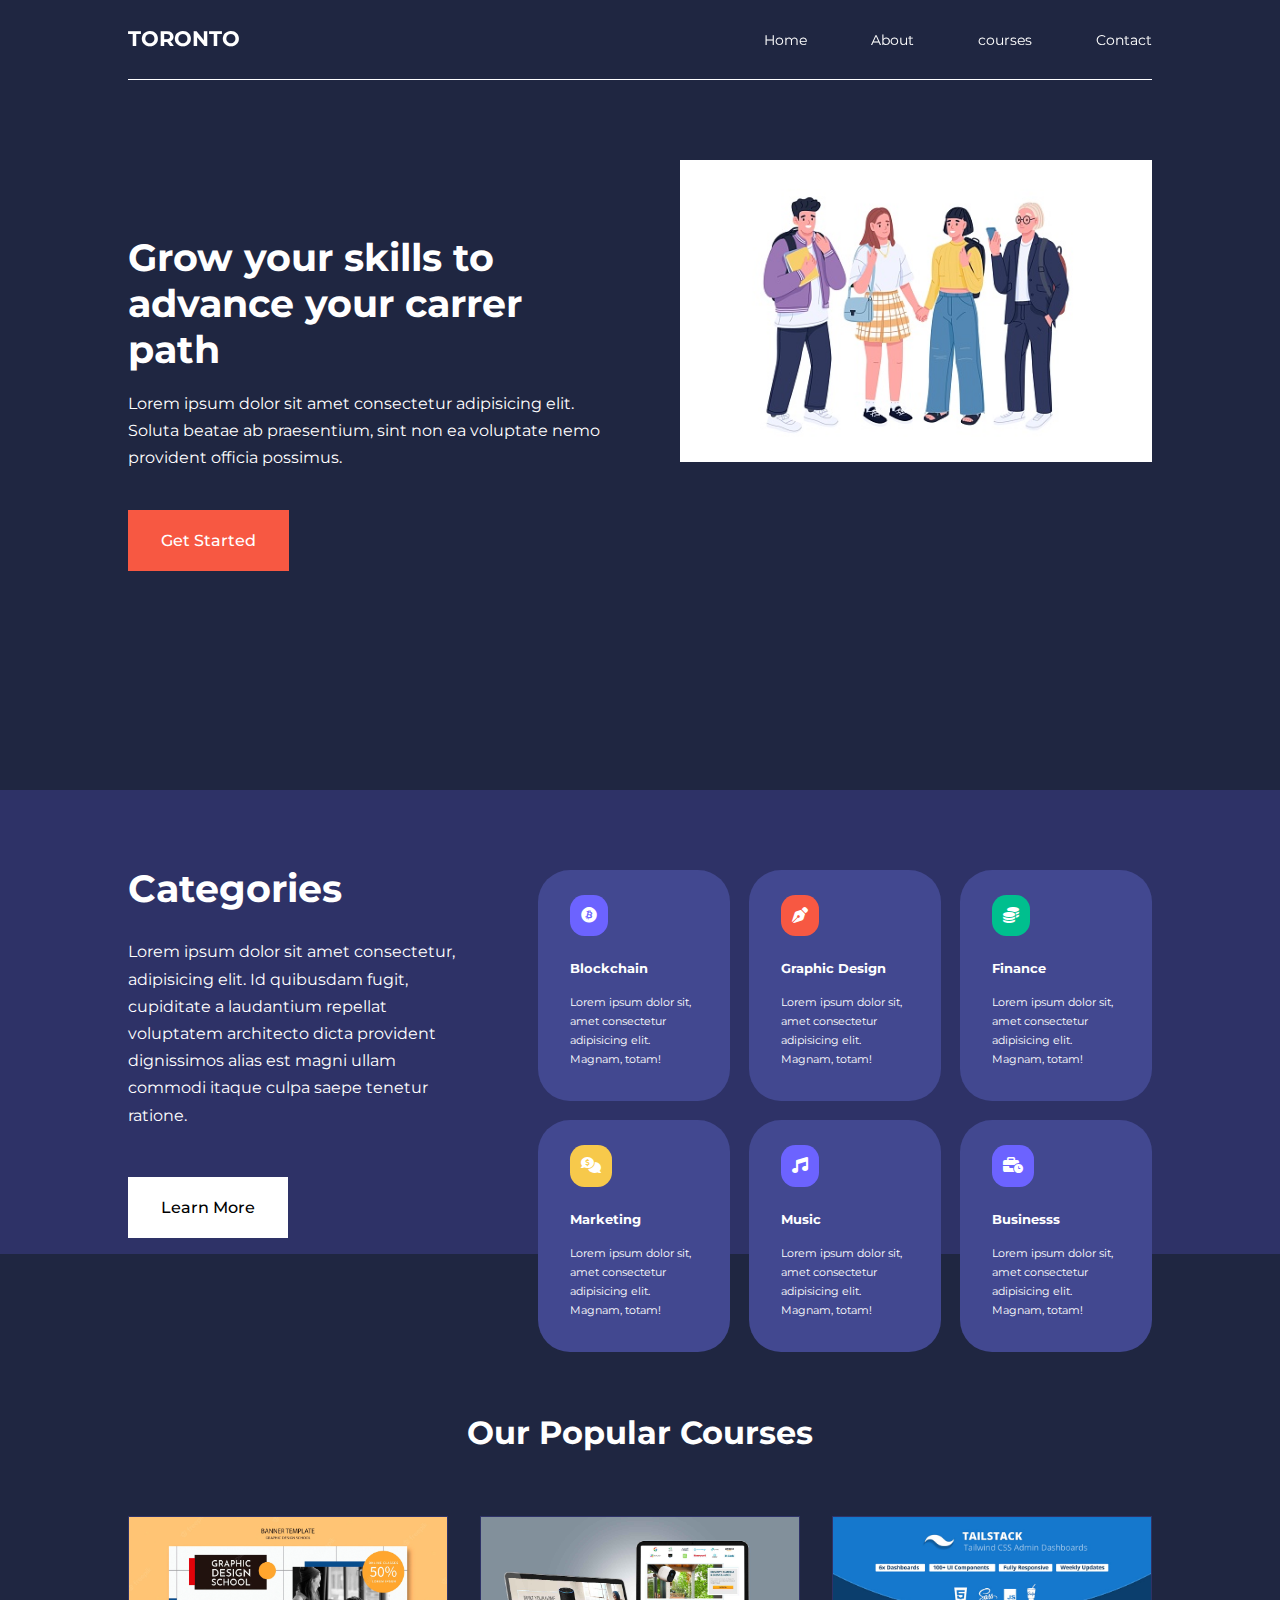
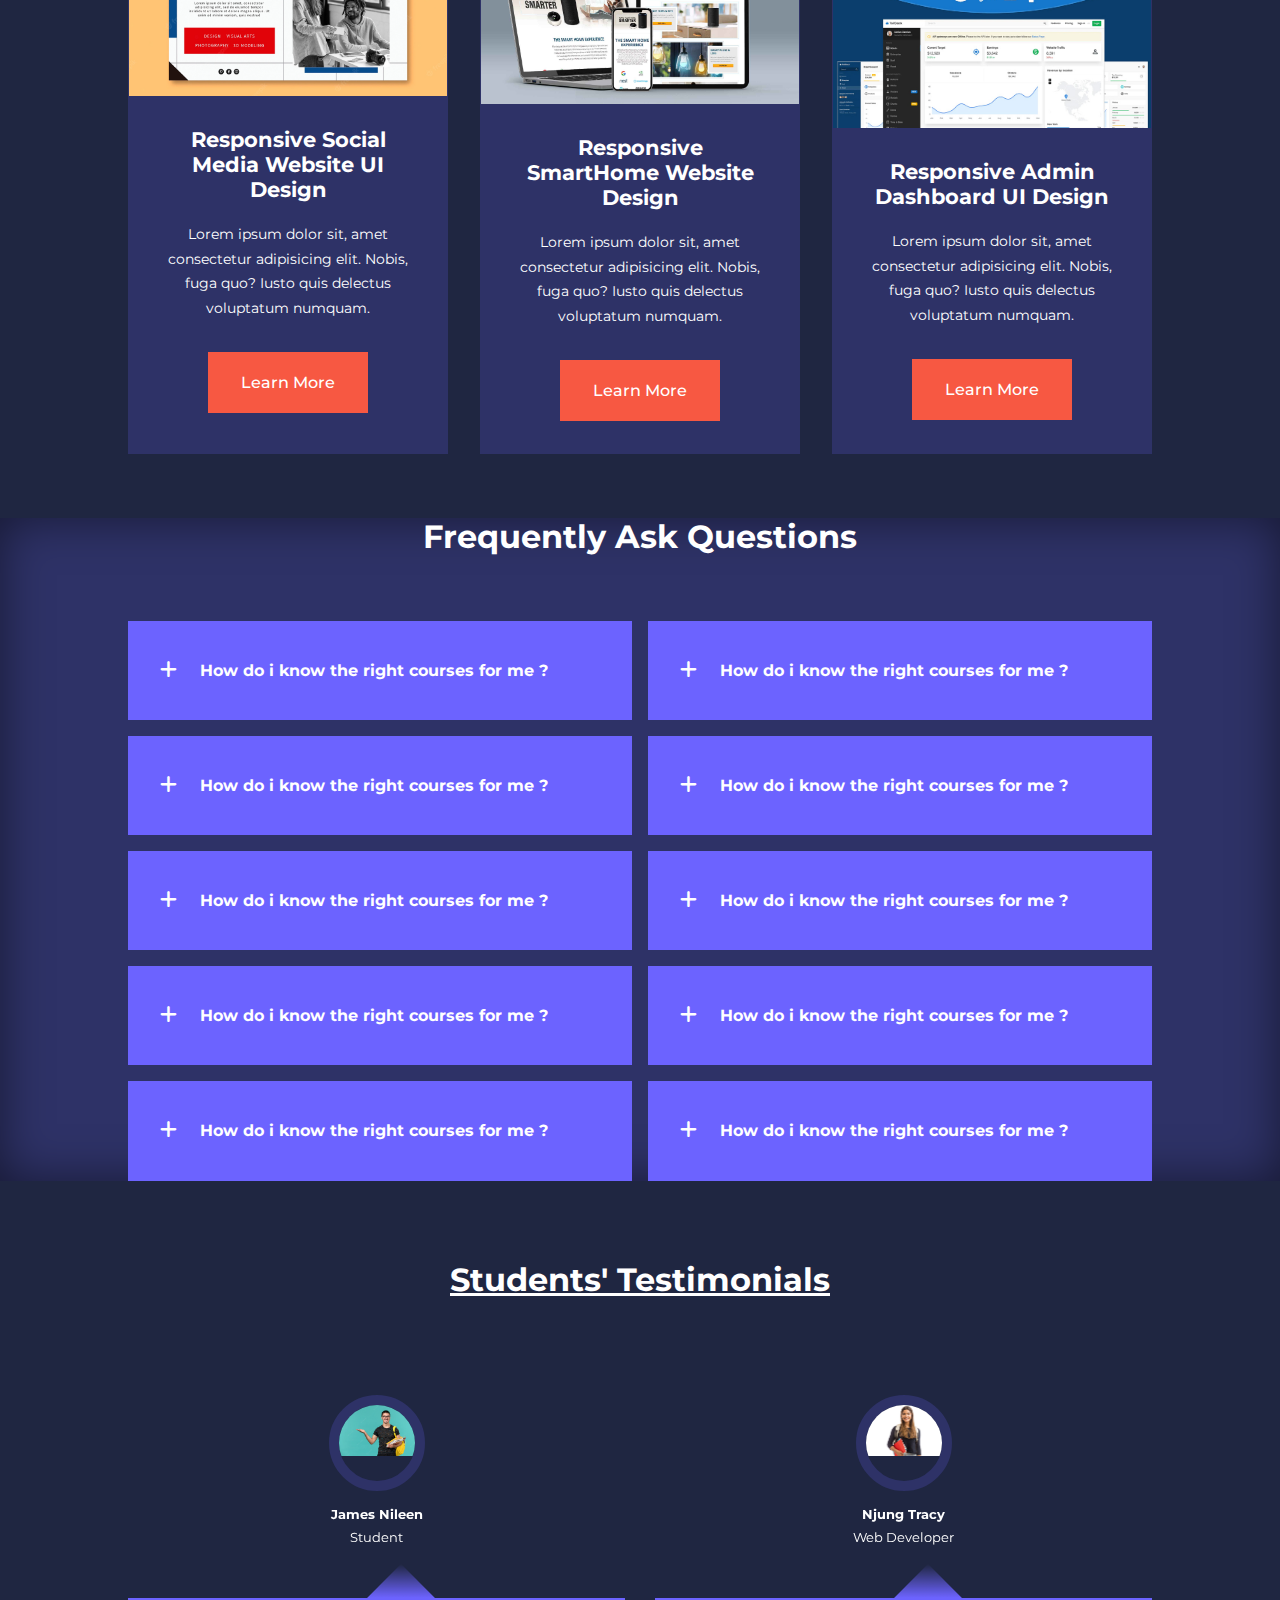
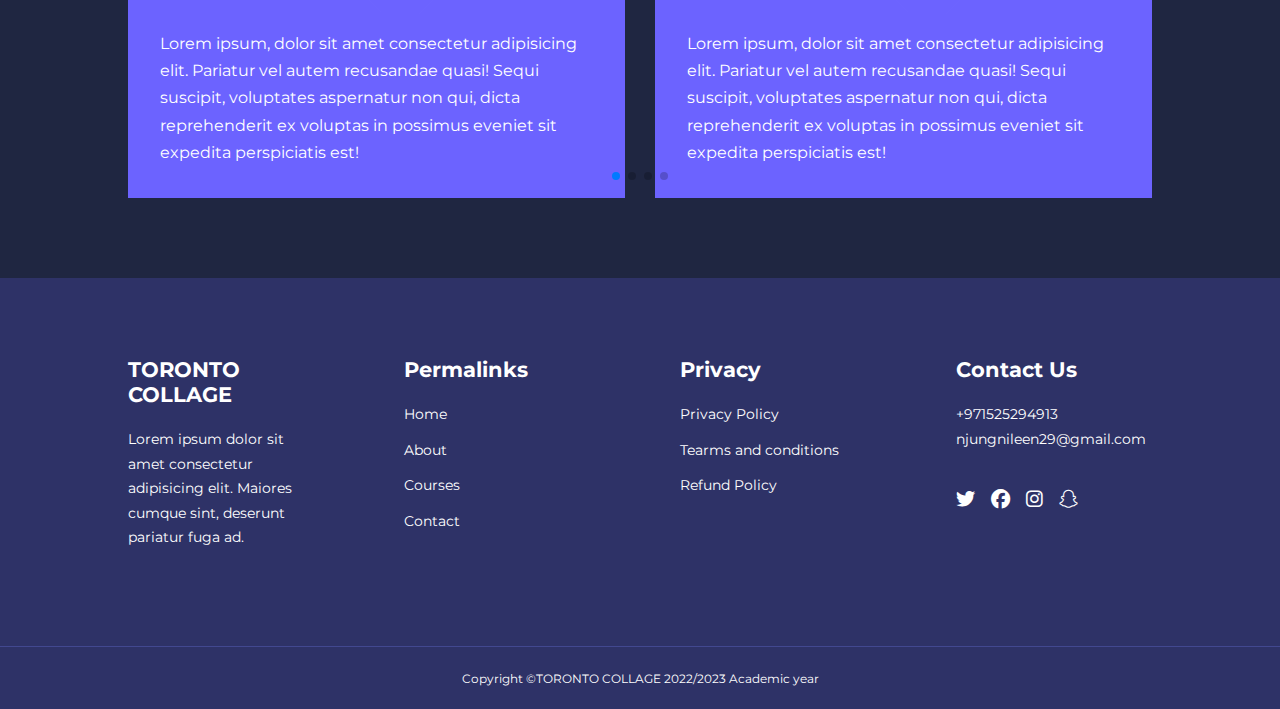
<file: index.html>
<!DOCTYPE html>
<html lang="en">
<head>
    <meta charset="UTF-8">
    <meta http-equiv="X-UA-Compatible" content="IE=edge">
    <meta name="viewport" content="width=device-width, initial-scale=1.0">
    <link rel="stylesheet" href="https://cdnjs.cloudflare.com/ajax/libs/font-awesome/6.2.0/css/all.min.css">

    <!-- SWIPER JS -->
    <link
  rel="stylesheet"
  href="https://cdn.jsdelivr.net/npm/swiper@8/swiper-bundle.min.css"
/>
    <link rel="stylesheet" href="css/style.css">
    <title>Responsive school Website</title>
</head>
<body>
    <nav>
        <div class="container nav_container">
            <a href="index.html"><h4>TORONTO</h4></a>
           <ul class="nav_menu">
             <li><a href="index.html">Home</a></li>
             <li><a href="about.html">About</a></li>
             <li><a href="courses.html">courses</a></li>
             <li><a href="contact.html">Contact</a></li>
           </ul>
           <button id="open-menu-btn"><i class="fa-solid fa-bars "></i></button>
           <button id="close-menu-btn"><i class="fa-solid fa-xmark"></i></button>
        </div>
    </nav>


    <header>
        <div class="container header_container">
            <div class="header_left">
               <h1>Grow your skills to advance your carrer path</h1> 
               <p>Lorem ipsum dolor sit amet consectetur adipisicing elit. Soluta beatae ab praesentium, sint non ea voluptate nemo provident officia possimus.</p>
               <a href="courses.html" class="btn btn-primary">Get Started</a>
            </div>

            <div class="header_right">
                <header class="right-img">
                    <img src="./images/children.jpg" alt="">
                </header>
            </div>
        </div>
    </header>


    <section class="categories">
       <div class="container categories_container">
        <div class="categories_left">
            <h1>Categories</h1>
            <p>Lorem ipsum dolor sit amet consectetur, adipisicing elit. Id quibusdam fugit, cupiditate a laudantium repellat voluptatem architecto dicta provident dignissimos alias est magni ullam commodi itaque culpa saepe tenetur ratione.</p>
            <a href="#" class="btn">Learn More</a>
        </div>
        <div class="categories_right">
            <article class="category">
                <span class="category_icon"><i class="fa-brands fa-bitcoin"></i></span>
                <h5>Blockchain</h5>
                <p>Lorem ipsum dolor sit, amet consectetur adipisicing elit. Magnam, totam!</p>
            </article>

            <article class="category">
                <span class="category_icon"><i class="fa-solid fa-pen-nib"></i></span>
                <h5>Graphic Design</h5>
                <p>Lorem ipsum dolor sit, amet consectetur adipisicing elit. Magnam, totam!</p>
            </article>

            <article class="category">
                <span class="category_icon"><i class="fa-solid fa-coins"></i></span>
                <h5>Finance</h5>
                <p>Lorem ipsum dolor sit, amet consectetur adipisicing elit. Magnam, totam!</p>
            </article>

            <article class="category">
                <span class="category_icon"><i class="fa-solid fa-comments-dollar"></i></span>
                <h5>Marketing</h5>
                <p>Lorem ipsum dolor sit, amet consectetur adipisicing elit. Magnam, totam!</p>
            </article>

            <article class="category">
                <span class="category_icon"><i class="fa-solid fa-music"></i></span>
                <h5>Music</h5>
                <p>Lorem ipsum dolor sit, amet consectetur adipisicing elit. Magnam, totam!</p>
            </article>

            <article class="category">
                <span class="category_icon"><i class="fa-solid fa-business-time"></i></span>
                <h5>Businesss</h5>
                <p>Lorem ipsum dolor sit, amet consectetur adipisicing elit. Magnam, totam!</p>
            </article>
        </div>
       </div>
    </section>
    <!-- =====END OF CATEGORIES======= -->

    <section class="courses">
        <h2>Our Popular Courses</h2>
       <div class="container courses_container">
          <article class="course">
            <div class="course_img">
                <img src="./images/courses.png" alt="">
            </div>
            <div class="course-info">
              <h4>Responsive Social Media Website UI Design</h4>
              <p>Lorem ipsum dolor sit, amet consectetur adipisicing elit. Nobis, fuga quo? Iusto quis delectus voluptatum numquam.</p>
              <a href="courses.html" class="btn btn-primary">Learn More</a>
            </div>
          </article>

          <article class="course">
            <div class="course_img">
                <img src="./images/NE-LandingPg-Ecomerce-01.jpg" alt="">
            </div>
             <div class="course-info">
                <h4>Responsive SmartHome Website Design</h4>
            <p>Lorem ipsum dolor sit, amet consectetur adipisicing elit. Nobis, fuga quo? Iusto quis delectus voluptatum numquam.</p>
            <a href="courses.html" class="btn btn-primary">Learn More</a>
             </div>
          </article>

          <article class="course">
            <div class="course_img">
                <img src="./images/UI design.jpg" alt="">
            </div>
           <div class="course-info">
            <h4>Responsive Admin Dashboard UI Design</h4>
            <p>Lorem ipsum dolor sit, amet consectetur adipisicing elit. Nobis, fuga quo? Iusto quis delectus voluptatum numquam.</p>
            <a href="courses.html" class="btn btn-primary">Learn More</a>
           </div>
          </article>
       </div> 
    </section>
<!-- =====END OF COURSES====== -->


<section class="faqs">
    <h2>Frequently Ask Questions</h2>
   <div class="container faqs_container">
    <article class="faq">
        <div class="faq_icon"><i class="fa-solid fa-plus"></i></div>
        <div class="question_answer">
            <h4>How do i know the right courses for me ?</h4>
            <p>Lorem ipsum dolor sit amet consectetur adipisicing elit. Assumenda veniam corrupti distinctio ducimus earum labore, ipsum neque impedit possimus quos debitis exercitationem iure, dolores dolor quia odio eaque praesentium obcaecati!</p>
        </div>
    </article>

    <article class="faq">
        <div class="faq_icon"><i class="fa-solid fa-plus"></i></div>
        <div class="question_answer">
            <h4>How do i know the right courses for me ?</h4>
            <p>Lorem ipsum dolor sit amet consectetur adipisicing elit. Assumenda veniam corrupti distinctio ducimus earum labore, ipsum neque impedit possimus quos debitis exercitationem iure, dolores dolor quia odio eaque praesentium obcaecati!</p>
        </div>
    </article>

    <article class="faq">
        <div class="faq_icon"><i class="fa-solid fa-plus"></i></i></div>
        <div class="question_answer">
            <h4>How do i know the right courses for me ?</h4>
            <p>Lorem ipsum dolor sit amet consectetur adipisicing elit. Assumenda veniam corrupti distinctio ducimus earum labore, ipsum neque impedit possimus quos debitis exercitationem iure, dolores dolor quia odio eaque praesentium obcaecati!</p>
        </div>
    </article>

    <article class="faq">
        <div class="faq_icon"><i class="fa-solid fa-plus"></i></div>
        <div class="question_answer">
            <h4>How do i know the right courses for me ?</h4>
            <p>Lorem ipsum dolor sit amet consectetur adipisicing elit. Assumenda veniam corrupti distinctio ducimus earum labore, ipsum neque impedit possimus quos debitis exercitationem iure, dolores dolor quia odio eaque praesentium obcaecati!</p>
        </div>
    </article>

    <article class="faq">
        <div class="faq_icon"><i class="fa-solid fa-plus"></i></div>
        <div class="question_answer">
            <h4>How do i know the right courses for me ?</h4>
            <p>Lorem ipsum dolor sit amet consectetur adipisicing elit. Assumenda veniam corrupti distinctio ducimus earum labore, ipsum neque impedit possimus quos debitis exercitationem iure, dolores dolor quia odio eaque praesentium obcaecati!</p>
        </div>
    </article>

    <article class="faq">
        <div class="faq_icon"><i class="fa-solid fa-plus"></i></div>
        <div class="question_answer">
            <h4>How do i know the right courses for me ?</h4>
            <p>Lorem ipsum dolor sit amet consectetur adipisicing elit. Assumenda veniam corrupti distinctio ducimus earum labore, ipsum neque impedit possimus quos debitis exercitationem iure, dolores dolor quia odio eaque praesentium obcaecati!</p>
        </div>
    </article>

    <article class="faq">
        <div class="faq_icon"><i class="fa-solid fa-plus"></i></div>
        <div class="question_answer">
            <h4>How do i know the right courses for me ?</h4>
            <p>Lorem ipsum dolor sit amet consectetur adipisicing elit. Assumenda veniam corrupti distinctio ducimus earum labore, ipsum neque impedit possimus quos debitis exercitationem iure, dolores dolor quia odio eaque praesentium obcaecati!</p>
        </div>
    </article>

    <article class="faq">
        <div class="faq_icon"><i class="fa-solid fa-plus"></i></div>
        <div class="question_answer">
            <h4>How do i know the right courses for me ?</h4>
            <p>Lorem ipsum dolor sit amet consectetur adipisicing elit. Assumenda veniam corrupti distinctio ducimus earum labore, ipsum neque impedit possimus quos debitis exercitationem iure, dolores dolor quia odio eaque praesentium obcaecati!</p>
        </div>
    </article>

    <article class="faq">
        <div class="faq_icon"><i class="fa-solid fa-plus"></i></div>
        <div class="question_answer">
            <h4>How do i know the right courses for me ?</h4>
            <p>Lorem ipsum dolor sit amet consectetur adipisicing elit. Assumenda veniam corrupti distinctio ducimus earum labore, ipsum neque impedit possimus quos debitis exercitationem iure, dolores dolor quia odio eaque praesentium obcaecati!</p>
        </div>
    </article>

    <article class="faq">
        <div class="faq_icon"><i class="fa-solid fa-plus"></i></div>
        <div class="question_answer">
            <h4>How do i know the right courses for me ?</h4>
            <p>Lorem ipsum dolor sit amet consectetur adipisicing elit. Assumenda veniam corrupti distinctio ducimus earum labore, ipsum neque impedit possimus quos debitis exercitationem iure, dolores dolor quia odio eaque praesentium obcaecati!</p>
        </div>
    </article>

   </div> 
</section>
<!-- ======END OF THE FREQUENTLY ASK QESTION -->


<section class="container testimonials_container mySwiper">
    <h2>Students' Testimonials</h2>
    <div class="swiper-wrapper">
        <article class="testimonial swiper-slide">
            <div class="avatar">
                <img src="./images/james.png" alt="">
            </div>
            <div class="testimonial_info">
               <h5>James Nileen</h5> 
               <small>Student</small>
            </div>
            <div class="testimonial_body">
                <p>
                    Lorem ipsum, dolor sit amet consectetur adipisicing elit. Pariatur vel autem recusandae quasi! Sequi suscipit, voluptates aspernatur non qui, dicta reprehenderit ex voluptas in possimus eveniet sit expedita perspiciatis est!
                </p>
            </div>
        </article>

        <article class="testimonial swiper-slide">
            <div class="avatar">
                <img src="./images/2.jpg" alt="">
            </div>
            <div class="testimonial_info">
               <h5>Njung Tracy</h5> 
               <small>Web Developer</small>
            </div>
            <div class="testimonial_body">
                <p>
                    Lorem ipsum, dolor sit amet consectetur adipisicing elit. Pariatur vel autem recusandae quasi! Sequi suscipit, voluptates aspernatur non qui, dicta reprehenderit ex voluptas in possimus eveniet sit expedita perspiciatis est!
                </p>
            </div>
        </article>

        <article class="testimonial swiper-slide">
            <div class="avatar">
                <img src="./images/3.jpg" alt="">
            </div>
            <div class="testimonial_info">
               <h5>Thomas Clark</h5> 
               <small>Student</small>
            </div>
            <div class="testimonial_body">
                <p>
                    Lorem ipsum, dolor sit amet consectetur adipisicing elit. Pariatur vel autem recusandae quasi! Sequi suscipit, voluptates aspernatur non qui, dicta reprehenderit ex voluptas in possimus eveniet sit expedita perspiciatis est!
                </p>
            </div>
        </article>

        <article class="testimonial swiper-slide">
            <div class="avatar">
                <img src="./images/4.jpg" alt="">
            </div>
            <div class="testimonial_info">
               <h5>Jones Jig</h5> 
               <small>Model</small>
            </div>
            <div class="testimonial_body">
                <p>
                    Lorem ipsum, dolor sit amet consectetur adipisicing elit. Pariatur vel autem recusandae quasi! Sequi suscipit, voluptates aspernatur non qui, dicta reprehenderit ex voluptas in possimus eveniet sit expedita perspiciatis est!
                </p>
            </div>
        </article>

        <article class="testimonial swiper-slide">
            <div class="avatar">
                <img src="./images/5.png" alt="">
            </div>
            <div class="testimonial_info">
               <h5>William summaset</h5> 
               <small>Student</small>
            </div>
            <div class="testimonial_body">
                <p>
                    Lorem ipsum, dolor sit amet consectetur adipisicing elit. Pariatur vel autem recusandae quasi! Sequi suscipit, voluptates aspernatur non qui, dicta reprehenderit ex voluptas in possimus eveniet sit expedita perspiciatis est!
                </p>
            </div>
        </article>
    </div>
    <div class="swiper-pagination"></div>
</section>

<script src="https://cdn.jsdelivr.net/npm/swiper@8/swiper-bundle.min.js"></script>
<script src="./main.js"></script>
<script>
    var swiper = new Swiper(".mySwiper", {
      slidesPerView: 1,
      spaceBetween: 30,
      pagination: {
        el: ".swiper-pagination",
        clickable: true,
      },
      
      //When windows width >= 600px
        breakpoints: {
            600: {
                slidesPerView: 2  
            }
        }
    });
  </script>

  <!-- =======FOOTER===== -->
<footer>
    <div class="container footer_container">
        <div class="footer_1">
            <a href="index.html" class="footer_logo"><h4>TORONTO COLLAGE</h4></a>
            <p>Lorem ipsum dolor sit amet consectetur adipisicing elit. Maiores cumque sint, deserunt pariatur fuga ad.</p>
        </div>

        <div class="footer_2">
            <h4>Permalinks</h4>
            <ul class="permalinks">
                <li><a href="index.html">Home</a></li>
                <li><a href="about.html">About</a></li>
                <li><a href="courses.html">Courses</a></li>
                <li><a href="contact.html">Contact</a></li>
            </ul>
        </div>

        <div class="footer_3">
            <h4>Privacy</h4>
            <ul class="privacy">
                <li><a href="#">Privacy Policy</a></li>
                <li><a href="#">Tearms and conditions</a></li>
                <li><a href="#">Refund Policy</a></li>
            </ul>
        </div>

        <div class="footer_4">
            <h4>Contact Us</h4>
            <div>
                <p>+971525294913</p>
                <p>njungnileen29@gmail.com</p>
            </div>
         
          <ul class="footer_socials">
            <li><a href="#"><i class="fab fa-twitter"></i></a></li>
            <li><a href="#"><i class="fab fa-facebook"></i></a></li>
            <li><a href="#"><i class="fab fa-instagram"></i></a></li>
            <li><a href="#"><i class="fab fa-snapchat"></i></a></li>
          </ul>
        </div>
        
    </div>
    <div class="footer_copyright">
        <small>Copyright &copy;TORONTO COLLAGE 2022/2023 Academic year</small>
    </div>
</footer>
</body>
</html>
</file>
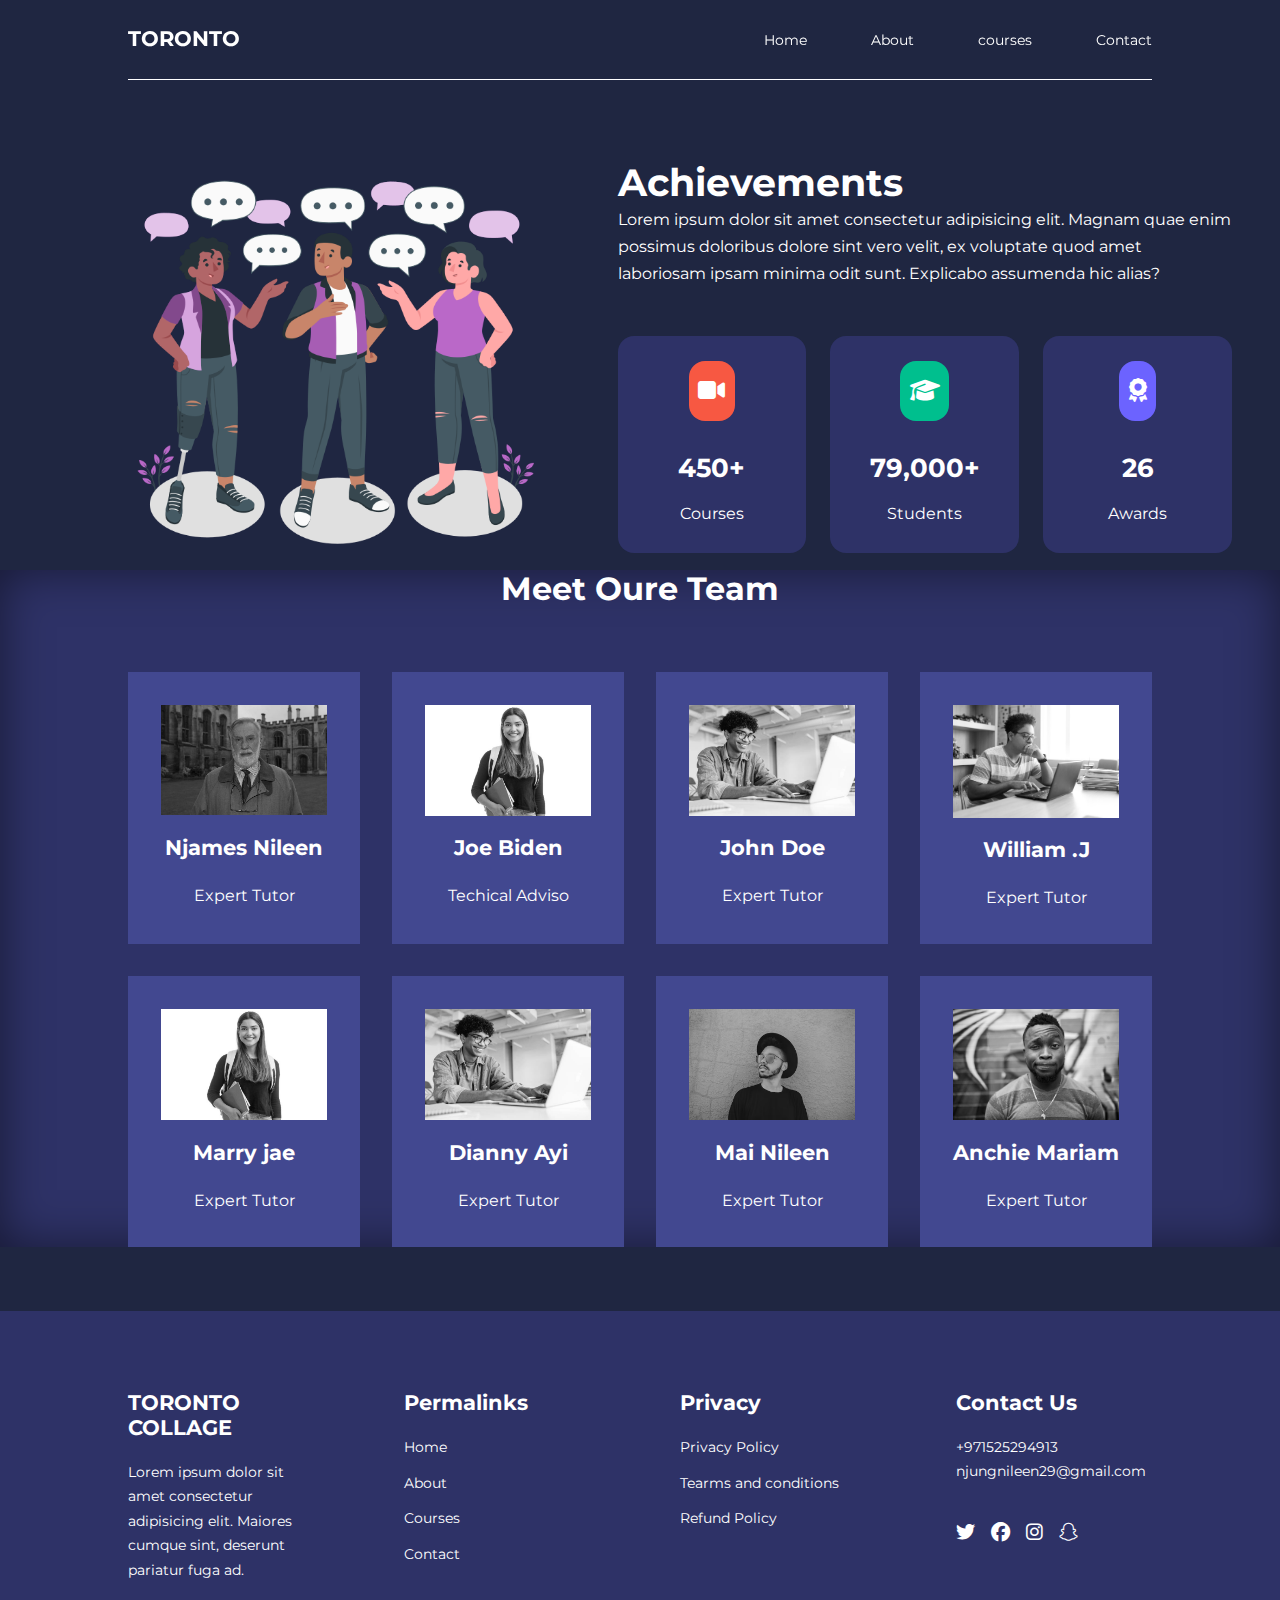
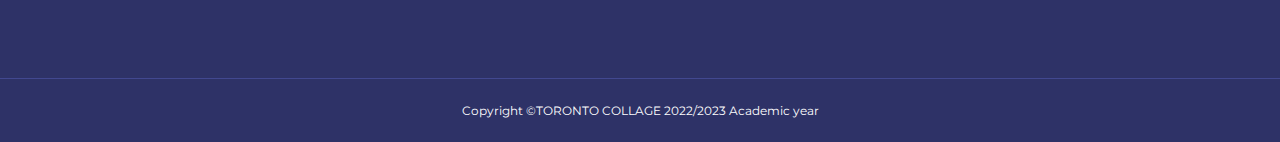
<file: about.html>
<!DOCTYPE html>
<!DOCTYPE html>
<html lang="en">
<head>
    <meta charset="UTF-8">
    <meta http-equiv="X-UA-Compatible" content="IE=edge">
    <meta name="viewport" content="width=device-width, initial-scale=1.0">
    <link rel="stylesheet" href="https://cdnjs.cloudflare.com/ajax/libs/font-awesome/6.2.0/css/all.min.css">

    <link rel="stylesheet" href="css/style.css">
    <link rel="stylesheet" href="css/about.css">
    <title>Responsive school Website</title>
</head>
<body>
    <nav>
        <div class="container nav_container">
            <a href="index.html"><h4>TORONTO</h4></a>
           <ul class="nav_menu">
             <li><a href="index.html">Home</a></li>
             <li><a href="about.html">About</a></li>
             <li><a href="courses.html">courses</a></li>
             <li><a href="contact.html">Contact</a></li>
           </ul>
           <button id="open-menu-btn"><i class="fa-solid fa-bars "></i></button>
           <button id="close-menu-btn"><i class="fa-solid fa-xmark"></i></button>
        </div>
    </nav>
    <!-- =====END OF NAVBAR -->

<section class="about_achievments">
    <div class="container about_achievements_container">
        <div class="about_achievement_left">
            <img src="./images/achievements.png" alt="">
        </div>
        <div class="about_achievement_right">
            <h1>Achievements</h1>
            <p>Lorem ipsum dolor sit amet consectetur adipisicing elit. Magnam quae enim possimus doloribus dolore sint vero velit, ex voluptate quod amet laboriosam ipsam minima odit sunt. Explicabo assumenda hic alias?</p>
            <div class="achievements_cards">
                <article class="achievement_card">
                    <span class="achievement_icon">
                        <i class="fa-solid fa-video"></i>
                    </span>
                    <h3>450+</h3>
                    <p>Courses</p>
                </article>

                <article class="achievement_card">
                    <span class="achievement_icon">
                        <i class="fa-solid fa-graduation-cap"></i>
                    </span>
                    <h3>79,000+</h3>
                    <p>Students</p>
                </article>

                <article class="achievement_card">
                    <span class="achievement_icon">
                        <i class="fa-solid fa-award"></i>
                    </span>
                    <h3>26</h3>
                    <p>Awards</p>
                </article>

            </div>
        </div>
    </div>
</section>

<!-- =======TEAM==== -->
<section class="team">
    <h2>Meet Oure Team</h2>
    <div class="container team_container">
        <article class="team_member">
            <div class="team_member_img">
                <img src="./images/mb1.jpg" alt="">
                <div class="team_member_info">
                    <h4>Njames Nileen</h4>
                    <p>Expert Tutor</p>
                </div>
                <div class="team_member_socials">
                   <a href="https://instagram.com" target="_black"><i class="fab fa-instagram"></i></a> 
                   <a href="https://twitter.com" target="_black"><i class="fab fa-twitter"></i></a> 
                   <a href="https://snapchat.com" target="_black"><i class="fab fa-snapchat"></i></a> 
                </div>
            </div>
        </article>

        <article class="team_member">
            <div class="team_member_img">
                <img src="./images/2.jpg" alt="">
                <div class="team_member_info">
                    <h4>Joe Biden</h4>
                    <p>Techical Adviso</p>
                </div>
                <div class="team_member_socials">
                   <a href="https://instagram.com" target="_black"><i class="fab fa-instagram"></i></a> 
                   <a href="https://twitter.com" target="_black"><i class="fab fa-twitter"></i></a> 
                   <a href="https://snapchat.com" target="_black"><i class="fab fa-snapchat"></i></a> 
                </div>
            </div>
        </article>

        <article class="team_member">
            <div class="team_member_img">
                <img src="./images/4.jpg" alt="">
                <div class="team_member_info">
                    <h4>John Doe</h4>
                    <p>Expert Tutor</p>
                </div>
                <div class="team_member_socials">
                   <a href="https://instagram.com" target="_black"><i class="fab fa-instagram"></i></a> 
                   <a href="https://twitter.com" target="_black"><i class="fab fa-twitter"></i></a> 
                   <a href="https://snapchat.com" target="_black"><i class="fab fa-snapchat"></i></a> 
                </div>
            </div>
        </article>

        <article class="team_member">
            <div class="team_member_img">
                <img src="./images/5.png" alt="">
                <div class="team_member_info">
                    <h4>William .J</h4>
                    <p>Expert Tutor</p>
                </div>
                <div class="team_member_socials">
                   <a href="https://instagram.com" target="_black"><i class="fab fa-instagram"></i></a> 
                   <a href="https://twitter.com" target="_black"><i class="fab fa-twitter"></i></a> 
                   <a href="https://snapchat.com" target="_black"><i class="fab fa-snapchat"></i></a> 
                </div>
            </div>
        </article>

        <article class="team_member">
            <div class="team_member_img">
                <img src="./images/2.jpg" alt="">
                <div class="team_member_info">
                    <h4>Marry jae</h4>
                    <p>Expert Tutor</p>
                </div>
                <div class="team_member_socials">
                   <a href="https://instagram.com" target="_black"><i class="fab fa-instagram"></i></a> 
                   <a href="https://twitter.com" target="_black"><i class="fab fa-twitter"></i></a> 
                   <a href="https://snapchat.com" target="_black"><i class="fab fa-snapchat"></i></a> 
                </div>
            </div>
        </article>

        <article class="team_member">
            <div class="team_member_img">
                <img src="./images/4.jpg" alt="">
                <div class="team_member_info">
                    <h4>Dianny Ayi</h4>
                    <p>Expert Tutor</p>
                </div>
                <div class="team_member_socials">
                   <a href="https://instagram.com" target="_black"><i class="fab fa-instagram"></i></a> 
                   <a href="https://twitter.com" target="_black"><i class="fab fa-twitter"></i></a> 
                   <a href="https://snapchat.com" target="_black"><i class="fab fa-snapchat"></i></a> 
                </div>
            </div>
        </article>

        <article class="team_member">
            <div class="team_member_img">
                <img src="./images/mb7.png" alt="">
                <div class="team_member_info">
                    <h4>Mai Nileen</h4>
                    <p>Expert Tutor</p>
                </div>
                <div class="team_member_socials">
                   <a href="https://instagram.com" target="_black"><i class="fab fa-instagram"></i></a> 
                   <a href="https://twitter.com" target="_black"><i class="fab fa-twitter"></i></a> 
                   <a href="https://snapchat.com" target="_black"><i class="fab fa-snapchat"></i></a> 
                </div>
            </div>
        </article>

        <article class="team_member">
            <div class="team_member_img">
                <img src="./images/mb8.png" alt="">
                <div class="team_member_info">
                    <h4>Anchie Mariam</h4>
                    <p>Expert Tutor</p>
                </div>
                <div class="team_member_socials">
                   <a href="https://instagram.com" target="_black"><i class="fab fa-instagram"></i></a> 
                   <a href="https://twitter.com" target="_black"><i class="fab fa-twitter"></i></a> 
                   <a href="https://snapchat.com" target="_black"><i class="fab fa-snapchat"></i></a> 
                </div>
            </div>
        </article>
    </div>
</section>

<!-- =====END OF THE TEAM=== -->



    
      <!-- =======FOOTER===== -->
    <footer>
        <div class="container footer_container">
            <div class="footer_1">
                <a href="index.html" class="footer_logo"><h4>TORONTO COLLAGE</h4></a>
                <p>Lorem ipsum dolor sit amet consectetur adipisicing elit. Maiores cumque sint, deserunt pariatur fuga ad.</p>
            </div>
    
            <div class="footer_2">
                <h4>Permalinks</h4>
                <ul class="permalinks">
                    <li><a href="index.html">Home</a></li>
                    <li><a href="about.html">About</a></li>
                    <li><a href="courses.html">Courses</a></li>
                    <li><a href="contact.html">Contact</a></li>
                </ul>
            </div>
    
            <div class="footer_3">
                <h4>Privacy</h4>
                <ul class="privacy">
                    <li><a href="#">Privacy Policy</a></li>
                    <li><a href="#">Tearms and conditions</a></li>
                    <li><a href="#">Refund Policy</a></li>
                </ul>
            </div>
    
            <div class="footer_4">
                <h4>Contact Us</h4>
                <div>
                    <p>+971525294913</p>
                    <p>njungnileen29@gmail.com</p>
                </div>
             
              <ul class="footer_socials">
                <li><a href="#"><i class="fab fa-twitter"></i></a></li>
                <li><a href="#"><i class="fab fa-facebook"></i></a></li>
                <li><a href="#"><i class="fab fa-instagram"></i></a></li>
                <li><a href="#"><i class="fab fa-snapchat"></i></a></li>
              </ul>
            </div>
            
        </div>
        <div class="footer_copyright">
            <small>Copyright &copy;TORONTO COLLAGE 2022/2023 Academic year</small>
        </div>
    </footer>

    <script src="./main.js"></script>
    </body>
    </html>
</file>
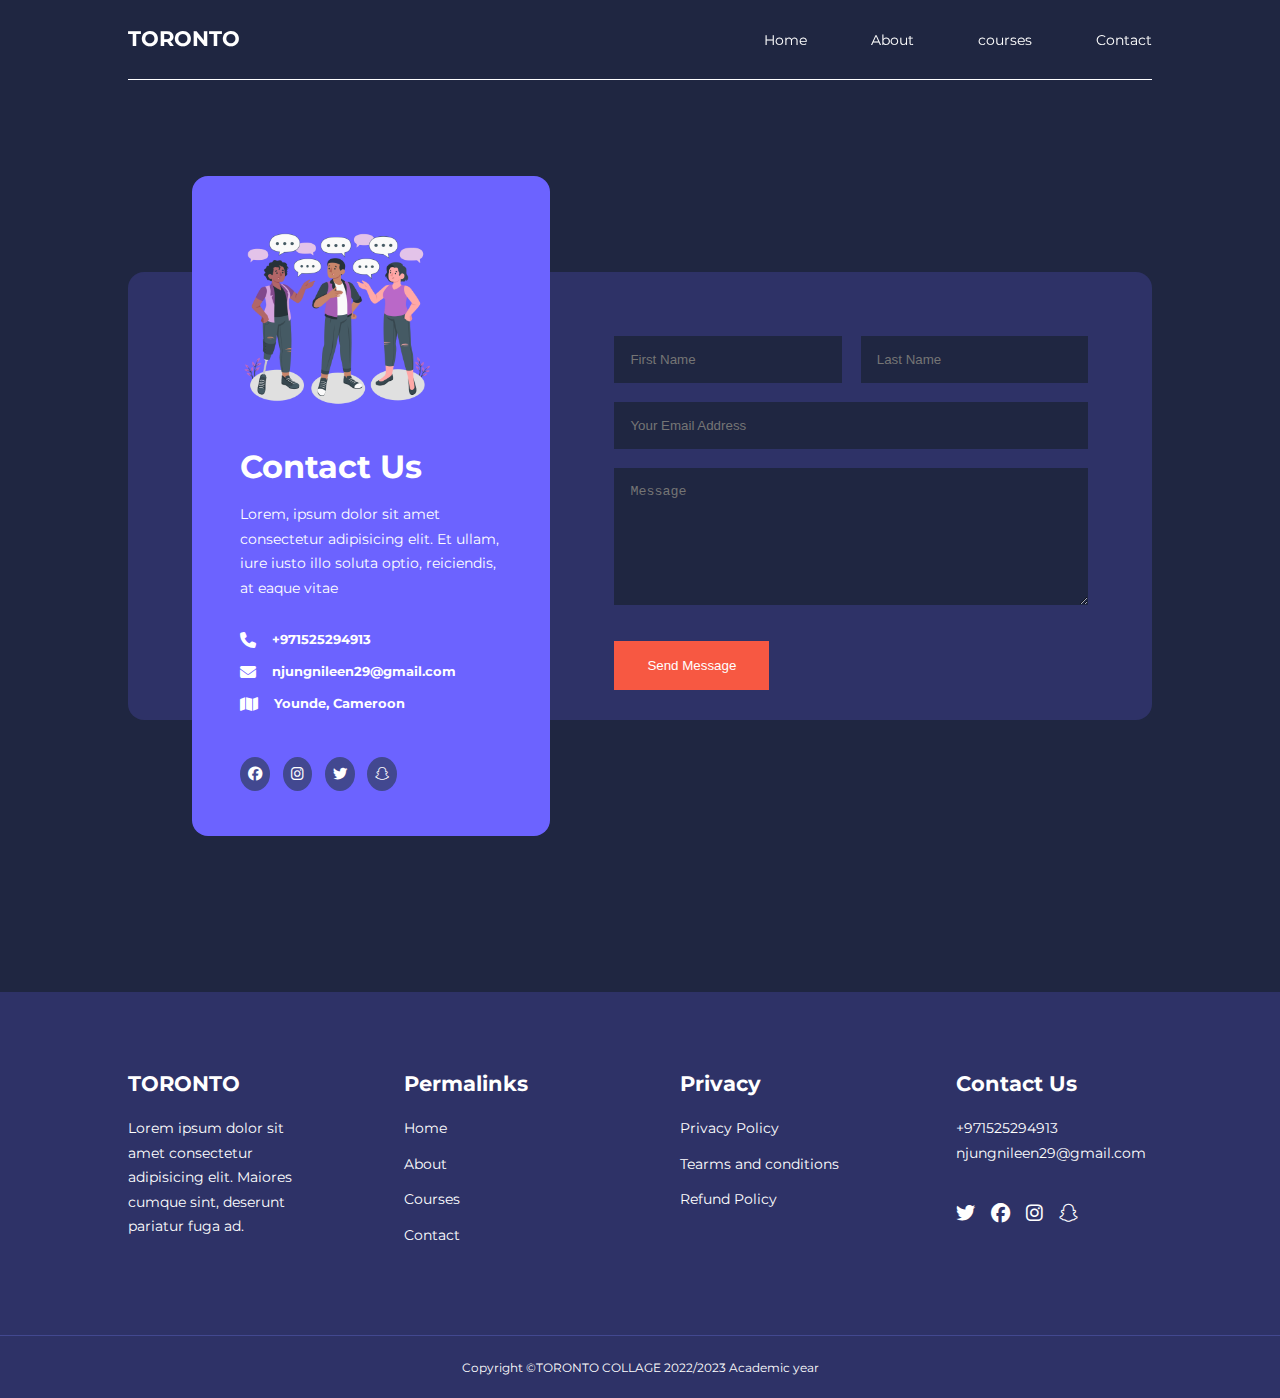
<file: contact.html>
<!DOCTYPE html>
<!DOCTYPE html>
<html lang="en">
<head>
    <meta charset="UTF-8">
    <meta http-equiv="X-UA-Compatible" content="IE=edge">
    <meta name="viewport" content="width=device-width, initial-scale=1.0">
    <link rel="stylesheet" href="https://cdnjs.cloudflare.com/ajax/libs/font-awesome/6.2.0/css/all.min.css">

    <link rel="stylesheet" href="css/style.css">
    <link rel="stylesheet" href="css/contact.css">
    <title>Responsive school Website</title>
</head>
<body>
    <nav>
        <div class="container nav_container">
            <a href="index.html"><h4>TORONTO</h4></a>
           <ul class="nav_menu">
             <li><a href="index.html">Home</a></li>
             <li><a href="about.html">About</a></li>
             <li><a href="courses.html">courses</a></li>
             <li><a href="contact.html">Contact</a></li>
           </ul>
           <button id="open-menu-btn"><i class="fa-solid fa-bars "></i></button>
           <button id="close-menu-btn"><i class="fa-solid fa-xmark"></i></button>
        </div>
    </nav>
    <!-- =====END OF NAVBAR -->



<section class="contact">
    <div class="container contact_container">
        <aside class="contact_aside">
            <div class="aside_img">
                <img src="./images/achievements.png" alt="">
            </div>
            <h2>Contact Us</h2>
            <p>
                Lorem, ipsum dolor sit amet consectetur adipisicing elit. Et ullam, iure iusto illo soluta optio, reiciendis, at eaque vitae 
            </p>
            <ul class="contact_details">
                <li>
                    <i class="fa-solid fa-phone"></i>
                    <h5>+971525294913</h5>
                </li>

                <li>
                    <i class="fa-solid fa-envelope"></i>
                    <h5>njungnileen29@gmail.com</h5>
                </li>

                <li>
                    <i class="fa-solid fa-map"></i>
                    <h5>Younde, Cameroon</h5>
                </li>
            </ul>
            <ul class="contact_socials">
                <li>
                    <a href="https://facebook.com"><i class="fab fa-facebook"></i></a>
                </li>

                <li>
                    <a href="https://instagram.com"><i class="fab fa-instagram"></i></a>
                </li>

                <li>
                    <a href="https://twitter.com"><i class="fab fa-twitter"></i></a></a>
                </li>

                <li>
                    <a href="https://snapchatcom"><i class="fab fa-snapchat"></i></a>
                </li>
            </ul>
        </aside>

        <form  action="https://formspree.io/f/mgeqblaz" method="POST" class="contact_form">
            <div class="form_name">
                <input type="text" name="First Name" placeholder="First Name" required>
                <input type="text" name="Last Name" placeholder="Last Name" required>
            </div>
            <input type="email" name="Email Address" placeholder="Your Email Address" required>
            <textarea name="message"  rows="7" placeholder="Message" required></textarea>
            <button type="submit" class="btn btn-primary">Send Message</button>
        </form>
    </div>
</section>




















 <!-- =======FOOTER===== -->
 <footer>
    <div class="container footer_container">
        <div class="footer_1">
            <a href="index.html" class="footer_logo"><h4>TORONTO</h4></a>
            <p>Lorem ipsum dolor sit amet consectetur adipisicing elit. Maiores cumque sint, deserunt pariatur fuga ad.</p>
        </div>

        <div class="footer_2">
            <h4>Permalinks</h4>
            <ul class="permalinks">
                <li><a href="index.html">Home</a></li>
                <li><a href="about.html">About</a></li>
                <li><a href="courses.html">Courses</a></li>
                <li><a href="contact.html">Contact</a></li>
            </ul>
        </div>

        <div class="footer_3">
            <h4>Privacy</h4>
            <ul class="privacy">
                <li><a href="#">Privacy Policy</a></li>
                <li><a href="#">Tearms and conditions</a></li>
                <li><a href="#">Refund Policy</a></li>
            </ul>
        </div>

        <div class="footer_4">
            <h4>Contact Us</h4>
            <div>
                <p>+971525294913</p>
                <p>njungnileen29@gmail.com</p>
            </div>
         
          <ul class="footer_socials">
            <li><a href="#"><i class="fab fa-twitter"></i></a></li>
            <li><a href="#"><i class="fab fa-facebook"></i></a></li>
            <li><a href="#"><i class="fab fa-instagram"></i></a></li>
            <li><a href="#"><i class="fab fa-snapchat"></i></a></li>
          </ul>
        </div>
        
    </div>
    <div class="footer_copyright">
        <small>Copyright &copy;TORONTO COLLAGE 2022/2023 Academic year</small>
    </div>
</footer>

<script src="./main.js"></script>
</body>
</html>
</file>
<file: css/style.css>
@import url('https://fonts.googleapis.com/css2?family=Montserrat:wght@300;400;500;600;700;800;900&display=swap');

* {
    margin: 0;
    padding: 0;
    border: 0;
    outline: 0;
    text-decoration: none;
    list-style: none;
    box-sizing: border-box;
}

:root {
    --color-primary:#6c63ff;
    --color-success:#00bf8e;
    --color-warning:#f7c94b;
    --color-danger:#f75842;
    --color-danger-varient:rgba(247, 88, 66, 0.4);
    
    --color-light::rgba(255, 255, 255, 0.7);
    --color-white:#fff;
    --color-black:#000;
    --color-bg:#1f2641;
    --color-bg1:#2e3267;
    --color-bg2:#424890;

    --color-width-lg:80%;
    --color-width-md:90%;
    --color-width-sm:94%;

    transition: all 400ms ease;
}

body {
    font-family:'Montserrat', sans-serif;
    line-height: 1.7;
    color: var(--color-white);
    background: #1f2641;
}

.container {
    width: var(--color-width-lg);
    margin: 0 auto;
}

.section {
    padding: 6rem 0;
}

section h2 {
    text-align: center;
    margin-bottom: 4rem;
}

h1, h2, h3, h4, h5 {
  line-height: 1.2;  
}

h1{
    font-size: 2.4rem;
}

h2 {
    font-size: 2rem;
}

h3 {
    font-size: 1.6rem;
}

h4 {
    font-size: 1.3rem;
}

a {
    color: var(--color-white);
}

img {
    width: 100%;
    display: block;
    object-fit:cover ;
}

.btn {
    display: inline-block;
    color: var(--color-black);
    background: var(--color-white);
    padding: 1rem 2rem;
    border: 1px solid transparent;
    font-weight: 500;
    transition: var(--transition);
}

.btn:hover {
    background: transparent;
    color: var(---white);
    border-color: var(--color-white);
}

.btn-primary {
    background: var(--color-danger);
    color: var(--color-white);
}

/*=======NAVBAR=====*/
nav {
    background:transparent;
    width: 100vw;
    height: 5rem;
    position: fixed;
    top: 0;
    z-index: 11;  
}
/* change navbar style on scroll using javascript */
.window-scroll {
    background: var(--color-primary);
    box-shadow: 0 1rem 2rem rgba(0, 0, 0, 0.2);
}

.nav_container {
    height: 100%;
    display:flex;
    justify-content: space-between;
    align-items: center;
    border-bottom: 1px solid white;
}

nav button {
    display: none;
}

.nav_menu {
    display: flex;
    align-items: center;
    gap: 4rem;
}

.nav_menu a {
    font-size: 0.9rem;
    transition: 400ms ease;
}

.nav_menu a:hover {
    color: var(--color-bg);
}

/*======HEADER======*/
header {
    position: relative;
    top: 5rem;
    overflow: hidden;
    height: 70vh;
    margin-bottom: 5rem;
}

.header_container {
    display: grid;
    grid-template-columns: 1fr 1fr;
    align-items: center;
    gap: 5rem;
    height: 100%;
}

.header_left p {
    margin: 1rem 0 2.4rem;
}

.header_left a{
    margin-bottom: 4rem;
}


/* =====CATEGORIES===== */
.categories {
    background: var(--color-bg1);
    height: 29rem;
}

.categories h1 {
    line-height: 1;
    margin-bottom: 30px;
    margin-top: 5rem;
}

.categories_container {
  display: grid;
  grid-template-columns: 40% 60%;
  margin-top: 10rem;
}

.categories_left p{
    margin: 1rem 0 3rem;
}

.categories_left {
    margin-right: 4rem;
    margin-bottom: 4rem;  
}

.categories_right {
    display: grid;
    grid-template-columns: repeat(3, 1fr);
    gap: 1.2rem;
    margin-top: 5rem; 
}

.category {
    background: var(--color-bg2);
    padding: 2rem;
    border-radius: 2rem;
    transition: var(--transition);
}

.category:hover {
    box-shadow: 0 3rem  3rem rgba(0, 0, 0, 0.3);
    z-index: 1;
}

.category:nth-child(2) .category_icon {
    background: var(--color-danger);
}

.category:nth-child(3) .category_icon {
    background: var(--color-success);
}

.category:nth-child(4) .category_icon {
    background: var(--color-warning);
}

.category:nth-child(5) .category_icon {
    background: var(--color-primary);
}


.category_icon {
    background: var(--color-primary);
    padding: 0.7rem;
    border-radius: 0.9rem;
}

.category h5 {
    margin: 2rem 0 1rem;
}

.category p {
   font-size: 0.7rem; 
   font-weight: 1rem;
}

/* =======POPULAR COURSES=======*/
.courses {
    margin-top: 10rem;
}

.courses_container {
    display: grid;
    grid-template-columns: repeat(3, 1fr);
    gap: 2rem;
}

.course {
    background: var(--color-bg1);
    text-align: center;
    border: 1px solid transparent;
    transition: all 400ms ease;
    margin-bottom: 4rem; 

}

.course:hover {
    background: transparent;
    border-color: var(--color-primary);
}
.course-info {
   padding: 2rem; 
}

.course-info p {
    margin: 1.2rem 0 2rem;
    font-size: 0.9rem;
}

/* ===========FAQS======== */
.faqs {
    background: var(--color-bg1);
    box-shadow: inset 0 0 3rem rgba(0, 0, 0, 0.5);
}

.faqs_container {
    display: grid;
    grid-template-columns:1fr 1fr ;
    gap: 1rem;
    margin-bottom: 5rem;
}

.faq {
    padding: 2rem;
    display: flex;
    align-items: center;
    gap: 1.4rem;
    height: fit-content;
    background: var(--color-primary);
    cursor: pointer;
}

.faq h4 {
    font-size: 1rem;
    line-height: 2.2;
}

.faq_icon {
   align-self: flex-start; 
   font-size: 1.2rem;
}


.faq p {
    margin-top: 0.8rem;
    display: none;
}

.faq.open p {
    display: block;
}

/* =========TESTIMONIALS=========*/
.testimonials_container {
    overflow-x:hidden ;
    position: relative;
    margin-bottom: 5rem;
}

.testimonials_container h2 {
   text-decoration: underline;
}

.testimonial {
    padding-top: 2rem ;
}

.avatar {
    width: 6rem;
    height: 6rem;
    border-radius: 50%;
    overflow: hidden;
    margin: 0 auto 1rem;
    border: 10px solid var(--color-bg1);
}

.testimonial_info {
    text-align: center;
}

.testimonial_body {
    background: var(--color-primary);
    padding: 2rem;
    margin-top: 3rem;
    position: relative;
    
}

.testimonial_body::before {
   content: "";
   display: block;
   background: linear-gradient(
    135deg,
    transparent, 
    var(--color-primary),
   var(--color-primary)
   );
   height: 3rem; 
   width: 3rem;
   position: absolute;
   left: 50%;
   top: -1.5rem;
   transform: rotate(45deg);
}

/* =======FOOTER====== */
footer  {
    background: var(--color-bg1);
    padding-top: 5rem;
    font-size: 0.9rem;  
}

.footer_container {
    display: grid;
    grid-template-columns: repeat(4, 1fr);
    gap: 5rem;

}

.footer_container > div h4 {
    margin-bottom: 1.2rem;   
}

.footer_1 p {
    margin: 1rem 0 2rem;
} 

footer ul li {
   margin-bottom: 0.7rem; 
}

footer ul li a:hover {
   text-decoration: underline; 
   color: #00bf8e;
}

.footer_socials {
    display: flex;
    gap: 1rem;
    font-size: 1.2rem;
    margin-top: 2rem;
}

.footer_copyright {
    text-align: center;
    margin-top: 4rem;
    padding: 1.2rem 0;
    border-top: 1px solid var(--color-bg2);

}

/* ====MEDIA QUERIES(TABLETS)==== */

@media screen and (max-width: 1024px){
    .container {
        width: 90%;
    }

    h1 {
        font-size: 2,2rem;
    }

    h2 {
        font-size: 1.7rem;
    }

    h3 {
        font-size: 1.4rem;
    }

    h4 {
        font-size: 1,2rem;
    }

    /* ========NAVBAR===== */
    nav button {
      display: inline-block; 
      background: transparent;
      font-size: 1.8rem; 
      color: var(--color-white);
      cursor: pointer;
    }

    nav .fa-solid {
        margin-right: 1rem;
    }

    nav button#close-menu-btn {
        display: none;
    } 

    .nav_menu {
        position: fixed;
        top: 5rem;
        right: 5%;
        height:fit-content ;
        width: 18rem;
        flex-direction: column;
        gap: 0;
        display: none;
    }

    .nav_menu li {
        width: 100%;
        height: 5.8rem;
        animation: animateNavItems 400ms linear forwards;
        transform-origin: top right;
        opacity: 0;
    }

    .nav_menu li:nth-child(2) {
       animation-delay: 200ms ;
    }

    .nav_menu li:nth-child(3) {
        animation-delay: 400ms ;
     }

     .nav_menu li:nth-child(4) {
        animation-delay: 600ms ;
     }

    @keyframes animateNavItems {
        0% {
          transform: rotateZ(-90deg) rotateX(90deg) scale(0.1);
        }
        100% {
            transform: rotateZ(0)  rotateX(0) scale(1);
            opacity: 1;
        }
    }

    .nav_menu li a {
        background: var(--color-primary);
        box-shadow:-4rem 6rem 10rem rgba(0, 0, 0, 0.6);
        width: 100%;
        height: 100%;
        display: grid;
        place-items:center;
    }

    .nav_menu li a:hover {
      background: var(--color-bg2);
      color: var(--color-white);  
    }

    /* ===============HEADER========== */
    header {
        height: 70vh;
        margin-bottom: 4rem;
    }

    .header_container {
       gap: 3rem;
       padding-bottom: 3rem;
    }
    
      /* ===============CATERGORIES========== */
      .categories {
        height: fit-content;
        padding-bottom: 3rem;
      }

      .categories_container {
        grid-template-columns: 1fr;
      }

      .categories_right {
        margin-top: 0;
      }

      .categories_left {
        margin-left: 0;
      }

      /* ===============POPULAR COURSES========== */
      .courses {
        margin-top: 4rem;
      }

      .courses_container {
        grid-template-columns: 1fr 1fr;
      }

      /* ===============FAQS========== */
      .faqs_container {
        grid-template-columns: 1fr;
      }

      .faq {
        padding:1rem ;
      }

      /* ===============FOOTER========== */
      .footer_container {
        grid-template-columns: 1fr 1fr;

      }
}


/* ===============MEDIA QUERIES (PHONES========== */
@media screen and (max-width: 600px)  {
   .container {
    width: 94%;
    
   }

   /* ===============NAVBAR========== */
   .nav_menu {
    right: 3%;
   }

   /* ===============HEADER========== */
   header {
    height: 100vh;
   }

   .header_container {
    grid-template-columns:1fr ;
    text-align: center;
    margin-top: 5rem;
   }

   .header_left p {
    margin-bottom: 1.3rem;
   }

   /* ===============CATEGORIES============ */
   .categories_right {
    grid-template-columns: 1fr 1fr;
    gap: 0.7rem;
   }

   .categories_left {
    text-align: center;
    
   }

   .category {
    padding: 1rem;
    border-radius: 1rem;
   }

   .category_icon {
    display: inline-block;
    margin-top: 1px;
   }
    
   /* ===============POPULAR COURSES============ */
   .courses_container{
    grid-template-columns: 1fr;
    gap: 0;
   }

   /* ===============TESTIMONIALS============ */
   .testimonial_body {
    padding: 1.2rem;
   }

   /* ===============FOOTER============ */
   .footer_container {
    grid-template-columns: 1fr;
    text-align: center;
   }

   .footer_1 p {
    margin: 1rem auto;
   }

   .footer_socials {
    justify-content: center;
    
   }



   }
</file>
<file: css/about.css>
/* ======ACHIEVEMENTS==== */
.about_achievments {
    margin-top: 10rem;
}

.about_achievements_container {
    display: grid;
    grid-template-columns: 40% 60% ;
    gap: 5rem;
}

.about_achievement_right > p {
    margin-top: 1.6rem 0 2.5rem;
}

.achievements_cards {
    display: grid;
    grid-template-columns: repeat(3, 1fr);
    margin-top: 3rem;
    gap: 1.5rem;
}

.achievement_card {
   background: var(--color-bg1); 
   padding: 1.6rem;
   border-radius: 1rem;
   text-align: center;
   transition: all 400ms ease;
}

.achievement_card:hover {
    background: var(--color-bg2);
    box-shadow: 0 3rem 3rem rgba(0, 0, 0, 0.3);
}

.achievement_icon {
    background: var(--color-danger);
    padding: 0.6rem;
    border-radius: 1rem;
    display: inline-block;
    margin-bottom: 2rem;
    font-size: 1.5rem;
}

.achievement_card:nth-child(2) .achievement_icon {
   background: var(--color-success);
}

.achievement_card:nth-child(3) .achievement_icon {
    background: var(--color-primary);
 }

.achievement_card p {
    margin-top: 1rem;
}

/* =====TEAM==== */
.team {
    background: var(--color-bg1);
    box-shadow: inset 0 0 3rem rgba(0, 0, 0, 0.5);
}

.team_container {
  display: grid;
  grid-template-columns: repeat(4, 1fr); 
  gap: 2rem; 
  margin-bottom: 4rem;
}

.team_member {
  background: var(--color-bg2); 
  padding: 2rem;
  border: 1px solid transparent;
  transition: all 400ms ease;
  position: relative;
  overflow: hidden;
}

.team_member:hover {
    background: transparent;
    border-color: var(--color-primary);
}

.team_member_img  img{
    filter: saturate(0);
}

.team_member_img:hover  img {
    filter: saturate(1);
}

.team_member_info * {
   text-align: center;
   margin-top: 1.3rem;
}

.team_member_info {
    color: var(--color-light); 
}

.team_member_socials {
    position: absolute;
    top: 50%;
    right: -100%;
    display: flex;
    flex-direction: column;
    background: var(--color-primary);
    border-radius: 1rem 0 0 1rem;
    transform: translateY(-50%); 
    box-shadow: -2rem 0 2rem rgba(0, 0, 0, 0.3);
    transition: all 400ms ease;
    
}

.team_member:hover .team_member_socials {
    right: 0;
}

.team_member_socials a {
    padding: 0.5rem;
}

/* =====MEDIA QUERIES (TABLETS)==== */
@media screen and (max-width: 1024px) {
    .about_achievments {
        margin-top: 10rem;
    }

    .about_achievements_container {
        grid-template-columns: 1fr;
        gap: 4rem;
    }

    .about_achievement_left {
        width: 80%;
        margin: 0 auto;
    }

    .team_container {
        grid-template-columns: repeat(3, 1fr);
        gap: 1.5rem;
    }

    .team_member {
        padding: 1rem;
    }

}

/* =====MEDIA QUERIES (MOBILE PHONES)==== */
@media screen and (max-width: 600px) {
    .achievements_cards {
        grid-template-columns: 1fr 1fr ;
        margin-bottom: 1rem;
        gap: 0.7rem;
    }

    .team_container {
        grid-template-columns: 1fr 1fr;
        gap: 0.7rem;
    }
    
    .team_member {
        padding: 0;
        border-radius: 5px;
    }

    .team_member p {
        margin-bottom: 1.5rem;
    }


}
</file>
<file: css/contact.css>
.contact_container {
    background: var(--color-bg1);
    padding: 4rem;
    display: grid;
    grid-template-columns: 40% 60%;
    gap: 4rem;
    height: 28rem;
    margin: 17rem auto;
    border-radius: 1rem;
}

/* ====ASIDE=== */
.contact_aside {
    background: var(--color-primary);
    padding: 3rem;
    border-radius: 1rem;
    position: relative;
    bottom: 10rem;
}

.aside_img {
    width: 12rem;
    margin-bottom: 2rem;
}

.contact_aside h2 {
    text-align: left;
    margin-bottom: 1rem;
}

.contact_aside p {
    font-size: 0.9rem;
    margin-bottom: 2rem;
}

.contact_details  li {
    display: flex;
    gap: 1rem;
    text-align: center;
    margin-bottom: 1rem;
}

.contact_socials {
    display: flex;
    gap: 0.8rem;
    margin-top: 3rem;
}

.contact_socials a {
    background: var(--color-bg2);
    padding: 0.5rem;
    border-radius: 50%;
    font-size: 0.9rem;
    transition: all 400ms ease;
}

.contact_socials a:hover {
    background: transparent;
}

/* ======FORM==== */
.contact_form {
    display: flex;
    flex-direction: column;
    gap: 1.2rem;
    margin-right: 4rem;  
}

.form_name {
   display: flex;
   gap: 1.2rem; 
}

.contact_form  input[ type="text"] {
    width: 50%;
}

input, textarea {
    width: 100%;
    padding: 1rem;
    background: var(--color-bg);
    color: var(--color-white);

}

.contact_form .btn {
    width: max-content;
    margin-top: 1rem;
    cursor: pointer;
}

/* =====MQ (TABLETS)===== */
@media screen and (max-width: 1024px) {
   .contact {
     padding-bottom: 0; 
   }

   .contact_container {
    gap: 1.5rem;
    margin-top: 20rem;
    height: auto;
    padding: 1.5rem;
   }

   .contact_aside {
    width: auto;
    padding: 1.5rem;
    bottom: 0;
   }

   .contact_form {
    align-self: center;
    margin-right: 1.5rem;
   }

}


/* =====MQ (TABLETS)===== */
@media screen and (max-width: 600px) {
   .contact_container {
    grid-template-columns: 1fr;
    gap: 3rem;
    margin-top: 10rem;
    padding: 0;
   }

   .contact_form {
    margin: 0 1.5rem 3rem;
   }

   .form_name {
    flex-direction: column;
   }

   .form_name input[type="text"] {
    width: 100%;
   } 



}
</file>
